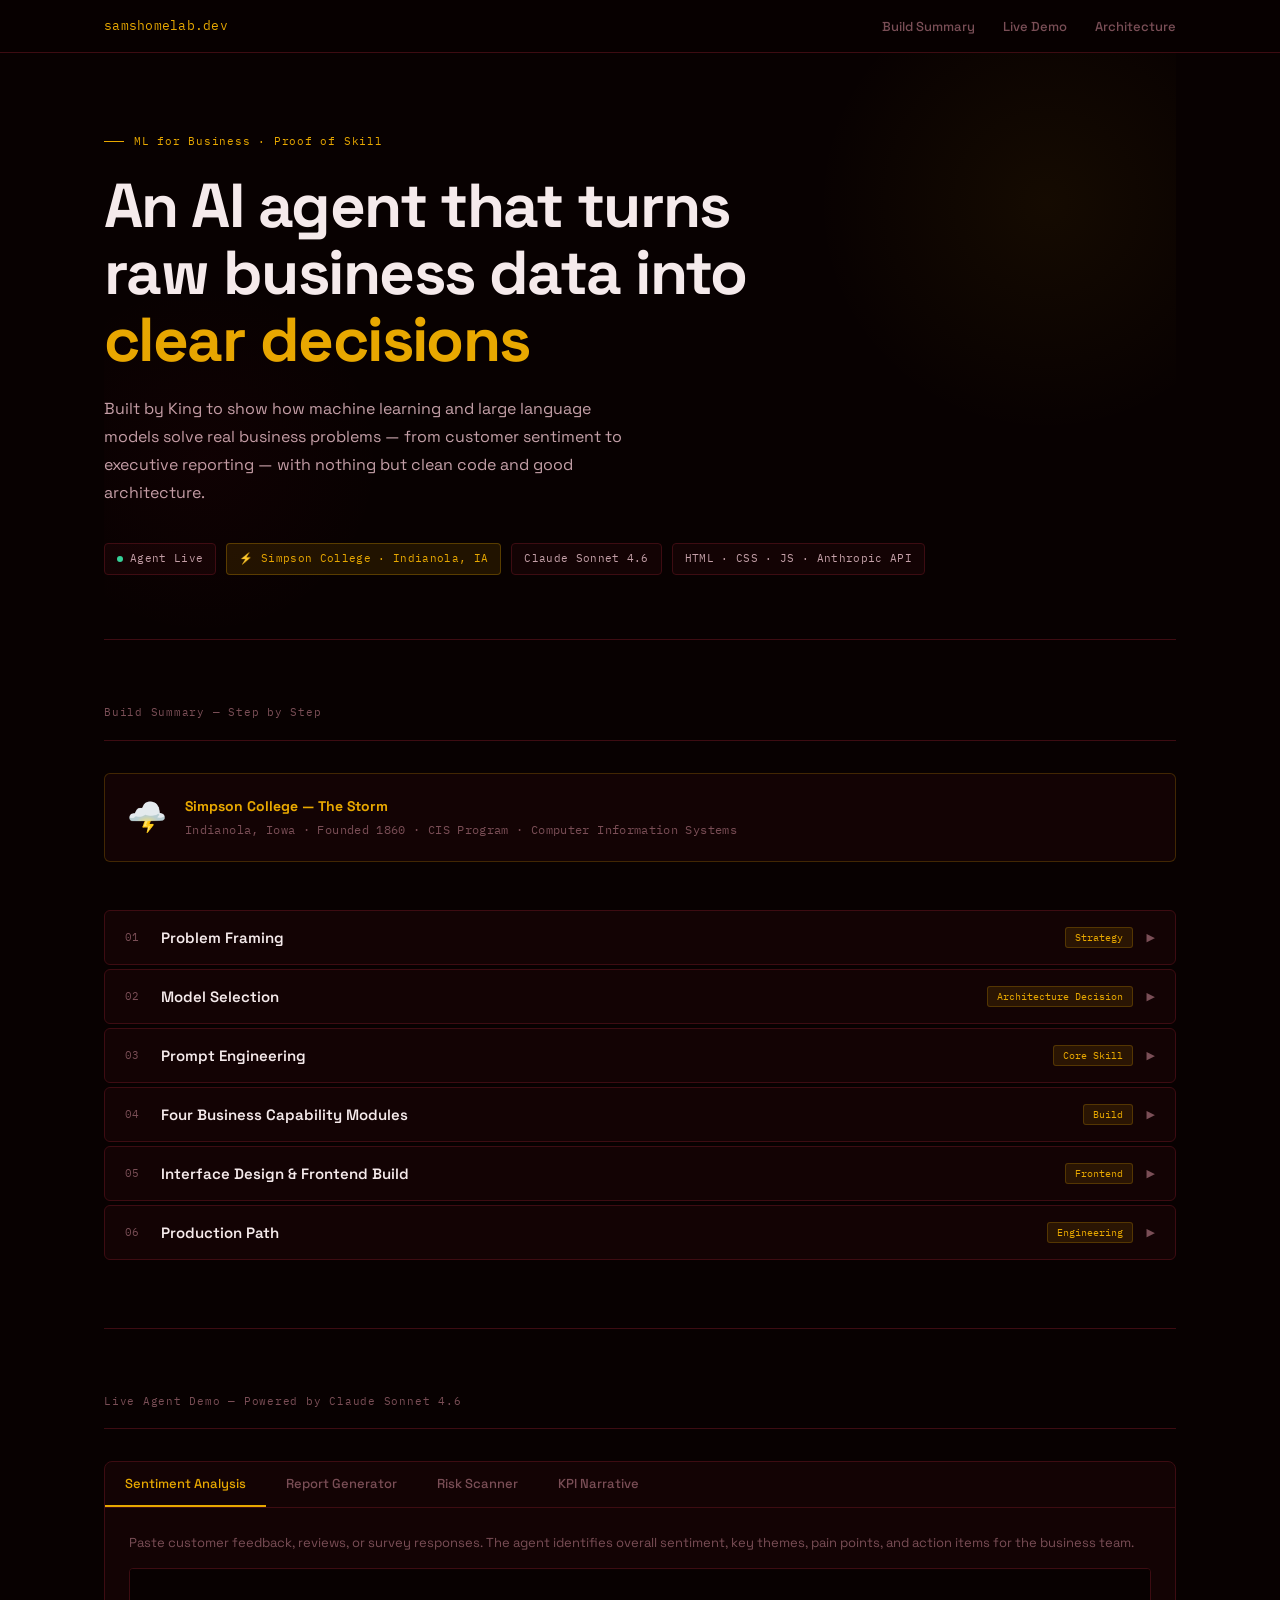
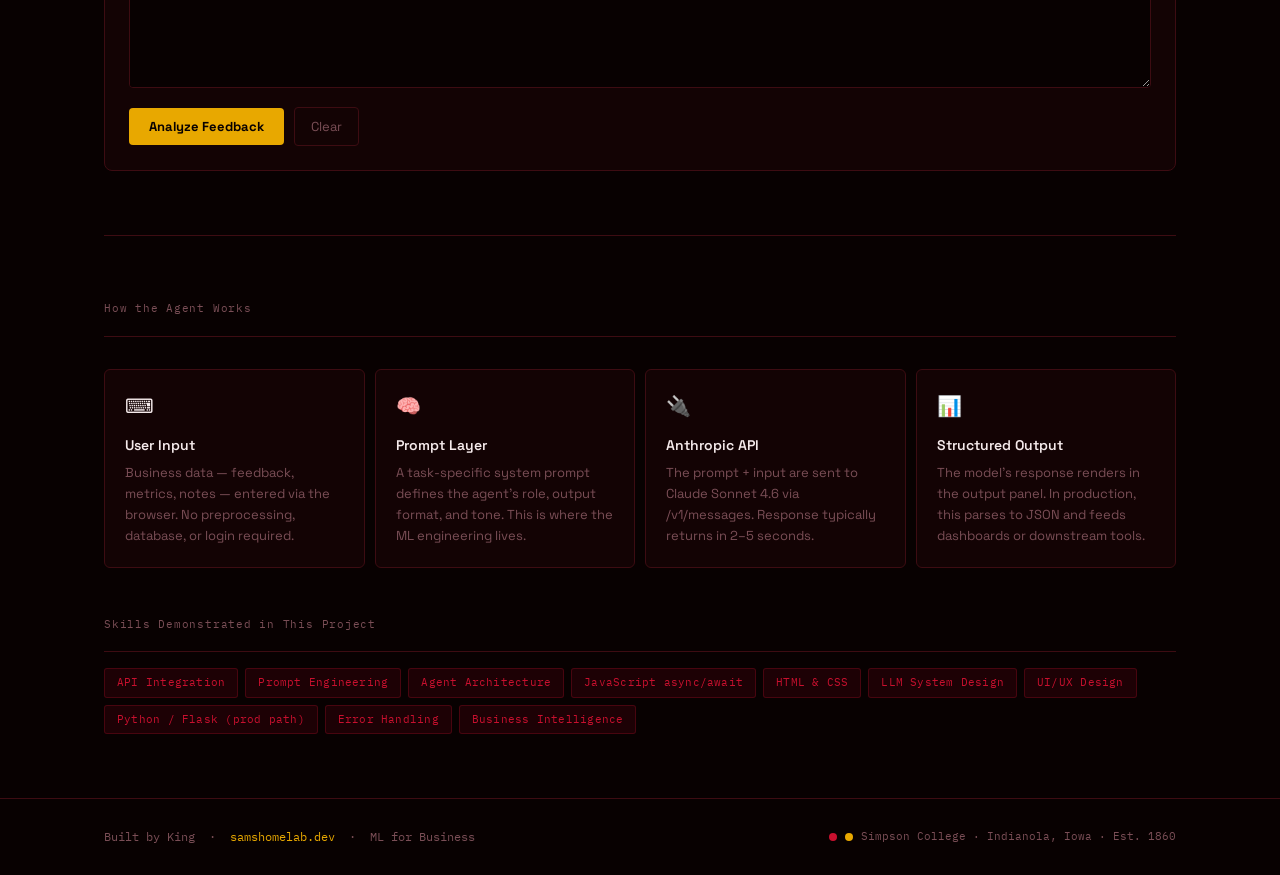
<file: ml-for-business/index.html>
<!DOCTYPE html>
<html lang="en">
<head>
  <meta charset="UTF-8">
  <meta name="viewport" content="width=device-width, initial-scale=1, viewport-fit=cover">
  <title>ML for Business — samshomelab.dev</title>
  <link rel="preconnect" href="https://fonts.googleapis.com">
  <link rel="preconnect" href="https://fonts.gstatic.com" crossorigin>
  <link href="https://fonts.googleapis.com/css2?family=Space+Grotesk:wght@300;400;500;600;700&family=IBM+Plex+Mono:ital,wght@0,400;0,500;1,400&display=swap" rel="stylesheet">
  <style>
    /* ── Simpson College: Red #C8102E · Gold #E8A800 ── */
    :root {
      --bg:       #080101;
      --s1:       #130304;
      --s2:       #1C0507;
      --s3:       #25080B;
      --border:   #3D0C12;
      --border2:  #5E1720;
      --gold:     #E8A800;
      --gold-d:   rgba(232,168,0,0.11);
      --red:      #C8102E;
      --red-d:    rgba(200,16,46,0.11);
      --green:    #34D399;
      --amber:    #FBBF24;
      --err:      #F87171;
      --t1:       #F5EAEB;
      --t2:       #C4A0A8;
      --t3:       #7A4E56;
      --font-d:   'Space Grotesk', system-ui, sans-serif;
      --font-m:   'IBM Plex Mono', 'Courier New', monospace;
    }

    *, *::before, *::after { box-sizing: border-box; margin: 0; padding: 0; }

    html {
      scroll-behavior: smooth;
      scroll-padding-top: env(safe-area-inset-top, 0px);
    }

    body {
      background: var(--bg);
      color: var(--t1);
      font-family: var(--font-d);
      line-height: 1.6;
      min-height: 100vh;
      padding-top: env(safe-area-inset-top, 0px);
      padding-bottom: env(safe-area-inset-bottom, 0px);
    }

    /* ─── Nav ─── */
    nav {
      position: sticky;
      top: env(safe-area-inset-top, 0px);
      z-index: 100;
      background: rgba(8,1,1,0.92);
      backdrop-filter: blur(14px);
      border-bottom: 1px solid var(--border);
    }
    .nav-inner {
      max-width: 1120px;
      margin: 0 auto;
      padding: 0 24px;
      height: 52px;
      display: flex;
      align-items: center;
      justify-content: space-between;
    }
    .nav-brand {
      font-family: var(--font-m);
      font-size: 13px;
      color: var(--gold);
      text-decoration: none;
      letter-spacing: 0.02em;
    }
    .nav-links {
      list-style: none;
      display: flex;
      gap: 28px;
    }
    .nav-links a {
      font-size: 13px;
      font-weight: 500;
      color: var(--t3);
      text-decoration: none;
      transition: color 0.18s;
    }
    .nav-links a:hover { color: var(--t1); }

    /* ─── Container ─── */
    .wrap { max-width: 1120px; margin: 0 auto; padding: 0 24px; }

    /* ─── Hero ─── */
    .hero {
      padding: 80px 0 64px;
      position: relative;
      overflow: hidden;
    }
    .hero::after {
      content: '';
      position: absolute;
      top: -100px;
      right: -120px;
      width: 500px;
      height: 500px;
      background: radial-gradient(circle, rgba(232,168,0,0.06) 0%, transparent 65%);
      pointer-events: none;
    }
    .hero::before {
      content: '';
      position: absolute;
      bottom: 0;
      left: -80px;
      width: 360px;
      height: 360px;
      background: radial-gradient(circle, rgba(200,16,46,0.04) 0%, transparent 70%);
      pointer-events: none;
    }
    .eyebrow {
      display: flex;
      align-items: center;
      gap: 10px;
      font-family: var(--font-m);
      font-size: 11px;
      color: var(--gold);
      letter-spacing: 0.07em;
      margin-bottom: 22px;
    }
    .eyebrow::before {
      content: '';
      display: block;
      width: 20px;
      height: 1px;
      background: var(--gold);
    }
    h1 {
      font-size: clamp(34px, 6vw, 62px);
      font-weight: 700;
      letter-spacing: -0.025em;
      line-height: 1.08;
      max-width: 820px;
      margin-bottom: 22px;
    }
    h1 em {
      font-style: normal;
      color: var(--gold);
    }
    .hero-sub {
      font-size: 16px;
      color: var(--t2);
      max-width: 540px;
      line-height: 1.75;
      margin-bottom: 36px;
      font-weight: 400;
    }
    .chips {
      display: flex;
      gap: 10px;
      flex-wrap: wrap;
    }
    .chip {
      display: inline-flex;
      align-items: center;
      gap: 7px;
      font-family: var(--font-m);
      font-size: 11px;
      color: var(--t2);
      background: var(--s1);
      border: 1px solid var(--border);
      padding: 6px 12px;
      border-radius: 4px;
      letter-spacing: 0.03em;
    }
    .chip-school {
      color: var(--gold);
      border-color: rgba(232,168,0,0.28);
      background: var(--gold-d);
    }
    .dot {
      width: 6px;
      height: 6px;
      border-radius: 50%;
      background: var(--green);
      animation: blink 2.4s ease-in-out infinite;
    }
    @keyframes blink {
      0%,100% { opacity: 1; }
      50%      { opacity: 0.3; }
    }

    /* ─── Section Rule ─── */
    .rule { border: none; border-top: 1px solid var(--border); }

    /* ─── Section shell ─── */
    .section { padding: 64px 0; }
    .section-label {
      font-family: var(--font-m);
      font-size: 11px;
      color: var(--t3);
      letter-spacing: 0.07em;
      padding-bottom: 18px;
      border-bottom: 1px solid var(--border);
      margin-bottom: 32px;
    }

    /* ─── Steps accordion ─── */
    .step {
      border: 1px solid var(--border);
      border-radius: 6px;
      margin-bottom: 4px;
      overflow: hidden;
      transition: border-color 0.18s;
      background: var(--s1);
    }
    .step:hover { border-color: var(--border2); }
    .step.open  { border-color: var(--border2); }

    .step-hd {
      width: 100%;
      display: flex;
      align-items: center;
      gap: 14px;
      padding: 16px 20px;
      background: none;
      border: none;
      cursor: pointer;
      text-align: left;
      color: var(--t1);
      font-family: var(--font-d);
    }
    .step-num {
      font-family: var(--font-m);
      font-size: 11px;
      color: var(--t3);
      min-width: 22px;
    }
    .step-name { flex: 1; font-size: 15px; font-weight: 600; }
    .step-badge {
      font-family: var(--font-m);
      font-size: 10px;
      padding: 3px 9px;
      border-radius: 3px;
      background: var(--gold-d);
      color: var(--gold);
      border: 1px solid rgba(232,168,0,0.22);
      white-space: nowrap;
    }
    .step-arr {
      font-size: 11px;
      color: var(--t3);
      transition: transform 0.18s;
    }
    .step.open .step-arr { transform: rotate(90deg); }

    .step-bd {
      display: none;
      padding: 4px 20px 20px;
      border-top: 1px solid var(--border);
    }
    .step.open .step-bd { display: block; }
    .step-bd p {
      font-size: 14px;
      color: var(--t2);
      line-height: 1.75;
      margin-top: 14px;
    }
    .step-bd p + p { margin-top: 10px; }

    pre.cb {
      margin-top: 14px;
      background: var(--bg);
      border: 1px solid var(--border);
      border-radius: 4px;
      padding: 14px 16px;
      font-family: var(--font-m);
      font-size: 12px;
      color: var(--t2);
      line-height: 1.65;
      overflow-x: auto;
      white-space: pre;
    }
    pre.cb .kw  { color: var(--gold); }
    pre.cb .str { color: #86efac; }
    pre.cb .cm  { color: var(--t3); }

    /* ─── Demo panel ─── */
    .panel {
      background: var(--s1);
      border: 1px solid var(--border);
      border-radius: 8px;
      overflow: hidden;
    }
    .tabs {
      display: flex;
      border-bottom: 1px solid var(--border);
      overflow-x: auto;
    }
    .tab-btn {
      padding: 13px 20px;
      font-size: 13px;
      font-weight: 500;
      color: var(--t3);
      background: none;
      border: none;
      border-bottom: 2px solid transparent;
      cursor: pointer;
      white-space: nowrap;
      font-family: var(--font-d);
      transition: color 0.15s, border-color 0.15s;
    }
    .tab-btn:hover { color: var(--t2); }
    .tab-btn.on {
      color: var(--gold);
      border-bottom-color: var(--gold);
    }

    .tab-pane { display: none; padding: 24px; }
    .tab-pane.on { display: block; }

    .pane-desc {
      font-size: 13px;
      color: var(--t3);
      line-height: 1.65;
      margin-bottom: 14px;
    }

    textarea.inp {
      width: 100%;
      min-height: 120px;
      background: var(--bg);
      border: 1px solid var(--border);
      border-radius: 4px;
      color: var(--t1);
      font-family: var(--font-d);
      font-size: 14px;
      padding: 12px 14px;
      resize: vertical;
      line-height: 1.65;
      transition: border-color 0.18s;
    }
    textarea.inp:focus { outline: none; border-color: var(--gold); }
    textarea.inp::placeholder { color: var(--t3); }

    .pane-row {
      display: flex;
      align-items: center;
      gap: 10px;
      margin-top: 12px;
      flex-wrap: wrap;
    }
    .btn-run {
      background: var(--gold);
      color: #080101;
      border: none;
      padding: 10px 20px;
      border-radius: 4px;
      font-family: var(--font-d);
      font-size: 13px;
      font-weight: 700;
      cursor: pointer;
      transition: opacity 0.15s;
      white-space: nowrap;
    }
    .btn-run:hover:not(:disabled) { opacity: 0.82; }
    .btn-run:disabled { opacity: 0.38; cursor: not-allowed; }

    .btn-clr {
      background: transparent;
      color: var(--t3);
      border: 1px solid var(--border);
      padding: 10px 16px;
      border-radius: 4px;
      font-family: var(--font-d);
      font-size: 13px;
      cursor: pointer;
      transition: color 0.15s, border-color 0.15s;
    }
    .btn-clr:hover { color: var(--t1); border-color: var(--border2); }

    .pane-status {
      font-family: var(--font-m);
      font-size: 11px;
      color: var(--t3);
      margin-left: auto;
    }

    .out-box {
      display: none;
      margin-top: 18px;
      background: var(--bg);
      border: 1px solid var(--border);
      border-radius: 4px;
      overflow: hidden;
    }
    .out-box.show { display: block; }
    .out-hd {
      display: flex;
      align-items: center;
      justify-content: space-between;
      padding: 10px 14px;
      border-bottom: 1px solid var(--border);
    }
    .out-label {
      font-family: var(--font-m);
      font-size: 11px;
      color: var(--gold);
      letter-spacing: 0.04em;
    }
    .out-time {
      font-family: var(--font-m);
      font-size: 10px;
      color: var(--t3);
    }
    .out-body {
      padding: 14px;
      font-size: 14px;
      color: var(--t2);
      line-height: 1.75;
      white-space: pre-wrap;
      min-height: 60px;
    }
    .out-body strong { color: var(--t1); font-weight: 600; }

    .spin {
      display: inline-flex;
      gap: 4px;
      align-items: center;
    }
    .spin span {
      width: 5px;
      height: 5px;
      border-radius: 50%;
      background: var(--gold);
      animation: bounce 1.3s ease-in-out infinite;
    }
    .spin span:nth-child(2) { animation-delay: 0.22s; }
    .spin span:nth-child(3) { animation-delay: 0.44s; }
    @keyframes bounce {
      0%,80%,100% { transform: scale(0.6); opacity: 0.35; }
      40%          { transform: scale(1);   opacity: 1; }
    }

    .out-err { color: var(--err); font-family: var(--font-m); font-size: 12px; }

    /* ─── Architecture cards ─── */
    .arch-grid {
      display: grid;
      grid-template-columns: repeat(auto-fit, minmax(210px, 1fr));
      gap: 10px;
    }
    .arch-card {
      background: var(--s1);
      border: 1px solid var(--border);
      border-radius: 6px;
      padding: 20px;
    }
    .arch-icon { font-size: 20px; margin-bottom: 12px; display: block; }
    .arch-card h3 { font-size: 14px; font-weight: 600; margin-bottom: 7px; }
    .arch-card p  { font-size: 13px; color: var(--t3); line-height: 1.6; }

    /* ─── School banner ─── */
    .school-banner {
      background: var(--s1);
      border: 1px solid rgba(232,168,0,0.22);
      border-radius: 6px;
      padding: 18px 22px;
      display: flex;
      align-items: center;
      gap: 18px;
      margin-bottom: 48px;
    }
    .school-crest {
      font-size: 32px;
      flex-shrink: 0;
    }
    .school-info h3 {
      font-size: 14px;
      font-weight: 700;
      color: var(--gold);
      margin-bottom: 3px;
    }
    .school-info p {
      font-size: 12px;
      color: var(--t3);
      font-family: var(--font-m);
      letter-spacing: 0.03em;
    }

    /* ─── Skill badges ─── */
    .badge-wrap { display: flex; flex-wrap: wrap; gap: 7px; margin-top: 4px; }
    .badge {
      font-family: var(--font-m);
      font-size: 11px;
      color: var(--red);
      background: var(--red-d);
      border: 1px solid rgba(200,16,46,0.25);
      padding: 5px 12px;
      border-radius: 3px;
      letter-spacing: 0.02em;
    }

    /* ─── Footer ─── */
    footer {
      border-top: 1px solid var(--border);
      padding: 28px 0;
    }
    .footer-inner {
      max-width: 1120px;
      margin: 0 auto;
      padding: 0 24px;
      display: flex;
      align-items: center;
      justify-content: space-between;
      flex-wrap: wrap;
      gap: 12px;
    }
    footer p {
      font-family: var(--font-m);
      font-size: 12px;
      color: var(--t3);
    }
    footer a { color: var(--gold); text-decoration: none; }
    .footer-sc {
      font-family: var(--font-m);
      font-size: 11px;
      color: var(--t3);
      display: flex;
      align-items: center;
      gap: 8px;
    }
    .sc-dot {
      width: 8px;
      height: 8px;
      border-radius: 50%;
      background: var(--red);
      display: inline-block;
    }
    .sc-dot-gold {
      width: 8px;
      height: 8px;
      border-radius: 50%;
      background: var(--gold);
      display: inline-block;
    }

    /* ─── Responsive ─── */
    @media (max-width: 640px) {
      .hero { padding: 52px 0 44px; }
      .section { padding: 48px 0; }
      .nav-links { display: none; }
      h1 { letter-spacing: -0.018em; }
      .school-banner { flex-direction: column; align-items: flex-start; gap: 10px; }
    }
    @media (prefers-reduced-motion: reduce) {
      *, *::before, *::after {
        animation-duration: 0.01ms !important;
        transition-duration: 0.01ms !important;
      }
    }
  </style>
</head>
<body>

<!-- ═══ Nav ═══ -->
<nav>
  <div class="nav-inner">
    <a class="nav-brand" href="https://samshomelab.dev">samshomelab.dev</a>
    <ul class="nav-links">
      <li><a href="#summary">Build Summary</a></li>
      <li><a href="#demo">Live Demo</a></li>
      <li><a href="#arch">Architecture</a></li>
    </ul>
  </div>
</nav>

<div class="wrap">

  <!-- ═══ Hero ═══ -->
  <header class="hero">
    <div class="eyebrow">ML for Business · Proof of Skill</div>
    <h1>An AI agent that turns<br>raw business data into<br><em>clear decisions</em></h1>
    <p class="hero-sub">Built by King to show how machine learning and large language models solve real business problems — from customer sentiment to executive reporting — with nothing but clean code and good architecture.</p>
    <div class="chips">
      <div class="chip"><span class="dot"></span>Agent Live</div>
      <div class="chip chip-school">⚡ Simpson College · Indianola, IA</div>
      <div class="chip">Claude Sonnet 4.6</div>
      <div class="chip">HTML · CSS · JS · Anthropic API</div>
    </div>
  </header>

  <hr class="rule">

  <!-- ═══ Build Summary ═══ -->
  <section class="section" id="summary">
    <div class="section-label">Build Summary — Step by Step</div>

    <!-- Simpson College Context Banner -->
    <div class="school-banner">
      <div class="school-crest">🌩️</div>
      <div class="school-info">
        <h3>Simpson College — The Storm</h3>
        <p>Indianola, Iowa · Founded 1860 · CIS Program · Computer Information Systems</p>
      </div>
    </div>

    <div class="step">
      <button class="step-hd" onclick="tog(this)">
        <span class="step-num">01</span>
        <span class="step-name">Problem Framing</span>
        <span class="step-badge">Strategy</span>
        <span class="step-arr">▶</span>
      </button>
      <div class="step-bd">
        <p>Businesses generate enormous volumes of unstructured data — customer reviews, meeting notes, KPI sheets, market reports. Traditional ML requires labeled datasets, compute infrastructure, and training time. The insight driving this project: a pre-trained large language model handles language understanding out of the box. The engineering work becomes task definition and prompt architecture, not model training.</p>
        <p>This project demonstrates four core business ML capabilities that would otherwise require four separate models, four data pipelines, and months of labeled training data.</p>
      </div>
    </div>

    <div class="step">
      <button class="step-hd" onclick="tog(this)">
        <span class="step-num">02</span>
        <span class="step-name">Model Selection</span>
        <span class="step-badge">Architecture Decision</span>
        <span class="step-arr">▶</span>
      </button>
      <div class="step-bd">
        <p>Selected Claude Sonnet 4.6 via the Anthropic API. The decision to use an API-based LLM over a locally fine-tuned model (e.g., via Ollama) is a deliberate one: fine-tuning earns you specialization at the cost of setup and labeled data. For business NLP tasks — sentiment, summarization, structured report generation — a general-purpose LLM with good prompt engineering outperforms a naive fine-tuned model and ships in an afternoon.</p>
        <pre class="cb"><span class="cm">// Core API call pattern used throughout this project</span>
<span class="kw">const</span> response = <span class="kw">await</span> fetch(<span class="str">"https://api.anthropic.com/v1/messages"</span>, {
  method: <span class="str">"POST"</span>,
  headers: { <span class="str">"Content-Type"</span>: <span class="str">"application/json"</span> },
  body: JSON.stringify({
    model:      <span class="str">"claude-sonnet-4-6"</span>,
    max_tokens: 1000,
    system:     systemPrompt,  <span class="cm">// task-specific role & output format</span>
    messages:   [{ role: <span class="str">"user"</span>, content: userInput }]
  })
});</pre>
      </div>
    </div>

    <div class="step">
      <button class="step-hd" onclick="tog(this)">
        <span class="step-num">03</span>
        <span class="step-name">Prompt Engineering</span>
        <span class="step-badge">Core Skill</span>
        <span class="step-arr">▶</span>
      </button>
      <div class="step-bd">
        <p>Each business capability is powered by a dedicated system prompt. This is the real engineering work in an LLM-based system: scoping the agent's role, defining input expectations, and specifying the output structure. A well-engineered prompt produces consistent, structured outputs without any model training or labeled data.</p>
        <pre class="cb"><span class="cm">// Sentiment analyzer — system prompt architecture</span>
<span class="str">"You are a business intelligence agent.
Given customer feedback, return a structured report:

SENTIMENT SCORE: [Positive/Neutral/Negative] — [0–100]
KEY THEMES: Top 3 themes, each with a brief note.
STRENGTHS: What is working from the customer's perspective.
PAIN POINTS: Sources of friction or frustration.
RECOMMENDED ACTIONS: 3 concrete steps for the business team.

Be specific. Write for a stakeholder presentation."</span></pre>
      </div>
    </div>

    <div class="step">
      <button class="step-hd" onclick="tog(this)">
        <span class="step-num">04</span>
        <span class="step-name">Four Business Capability Modules</span>
        <span class="step-badge">Build</span>
        <span class="step-arr">▶</span>
      </button>
      <div class="step-bd">
        <p>Built four independent modules targeting the most common business ML use cases. Each module has its own system prompt, example inputs, and interface panel. They share one API integration layer — demonstrating that a single well-architected LLM integration can power multiple specialized business functions.</p>
        <p><strong>Sentiment Analysis</strong> — customer feedback → scored sentiment, themes, action items<br>
        <strong>Report Generator</strong> — raw data/notes → structured executive summary<br>
        <strong>Risk Scanner</strong> — business scenario → risk rating, risks, opportunities<br>
        <strong>KPI Narrative</strong> — raw metrics → plain-English story for stakeholders</p>
      </div>
    </div>

    <div class="step">
      <button class="step-hd" onclick="tog(this)">
        <span class="step-num">05</span>
        <span class="step-name">Interface Design &amp; Frontend Build</span>
        <span class="step-badge">Frontend</span>
        <span class="step-arr">▶</span>
      </button>
      <div class="step-bd">
        <p>Built zero-dependency — HTML, CSS, vanilla JavaScript. Tabbed navigation, async API calls with loading states, live error handling, and full mobile responsiveness. No framework needed at this scope. Styled in Simpson College's official Red and Gold to make it feel like a project that belongs here — the color palette reflects my school and my home.</p>
        <p>State is managed in plain JS. Each capability runs independently, preserving inputs and outputs across tab switches.</p>
      </div>
    </div>

    <div class="step">
      <button class="step-hd" onclick="tog(this)">
        <span class="step-num">06</span>
        <span class="step-name">Production Path</span>
        <span class="step-badge">Engineering</span>
        <span class="step-arr">▶</span>
      </button>
      <div class="step-bd">
        <p>This demo calls the API client-side for portability. A production deployment would move the API call server-side to protect credentials, add response caching for repeated queries, implement per-user rate limiting, and connect the agent to real data sources — databases, CRMs, or internal APIs.</p>
        <pre class="cb"><span class="cm"># Production Flask proxy — API key stays server-side</span>
<span class="kw">from</span> flask <span class="kw">import</span> Flask, request, jsonify
<span class="kw">import</span> anthropic, os

app    = Flask(__name__)
client = anthropic.Anthropic(api_key=os.environ[<span class="str">"ANTHROPIC_KEY"</span>])

<span class="kw">@app</span>.route(<span class="str">"/api/analyze"</span>, methods=[<span class="str">"POST"</span>])
<span class="kw">def</span> analyze():
    data = request.json
    msg  = client.messages.create(
        model=<span class="str">"claude-sonnet-4-6"</span>,
        max_tokens=1000,
        system=data[<span class="str">"system"</span>],
        messages=[{<span class="str">"role"</span>: <span class="str">"user"</span>, <span class="str">"content"</span>: data[<span class="str">"input"</span>]}]
    )
    <span class="kw">return</span> jsonify({ <span class="str">"result"</span>: msg.content[0].text })</pre>
      </div>
    </div>

  </section>

  <hr class="rule">

  <!-- ═══ Live Demo ═══ -->
  <section class="section" id="demo">
    <div class="section-label">Live Agent Demo — Powered by Claude Sonnet 4.6</div>

    <div class="panel">
      <div class="tabs">
        <button class="tab-btn on"  onclick="tab(this,'sentiment')">Sentiment Analysis</button>
        <button class="tab-btn"     onclick="tab(this,'report')">Report Generator</button>
        <button class="tab-btn"     onclick="tab(this,'risk')">Risk Scanner</button>
        <button class="tab-btn"     onclick="tab(this,'kpi')">KPI Narrative</button>
      </div>

      <!-- ── Sentiment ── -->
      <div class="tab-pane on" id="tp-sentiment">
        <p class="pane-desc">Paste customer feedback, reviews, or survey responses. The agent identifies overall sentiment, key themes, pain points, and action items for the business team.</p>
        <textarea class="inp" id="in-sentiment" placeholder="Paste customer feedback here…

Example: 'The onboarding was smooth and the dashboard is intuitive, but response times from support have been really frustrating. We had an outage last week that took 4 hours to resolve with no communication from the team whatsoever. The product itself is great but we are reconsidering the renewal because of support.'"></textarea>
        <div class="pane-row">
          <button class="btn-run" onclick="run('sentiment')">Analyze Feedback</button>
          <button class="btn-clr" onclick="clr('sentiment')">Clear</button>
          <span class="pane-status" id="st-sentiment"></span>
        </div>
        <div class="out-box" id="ob-sentiment">
          <div class="out-hd">
            <span class="out-label">Sentiment Analysis</span>
            <span class="out-time" id="ot-sentiment"></span>
          </div>
          <div class="out-body" id="or-sentiment"></div>
        </div>
      </div>

      <!-- ── Report ── -->
      <div class="tab-pane" id="tp-report">
        <p class="pane-desc">Enter raw data points, bullet notes, or meeting minutes. The agent produces a polished executive business report ready for stakeholder review.</p>
        <textarea class="inp" id="in-report" placeholder="Enter raw data or notes…

Example: 'Q3 revenue: $2.1M (+12% YoY). Churn rate increased to 8.2% (up from 6.1%). Top performing region: Southeast (+23%). New enterprise deals: 4 signed, 3 pending. Product NPS: 41. Support tickets up 31% following new feature rollout. Engineering headcount: 12. Hiring freeze in effect.'"></textarea>
        <div class="pane-row">
          <button class="btn-run" onclick="run('report')">Generate Report</button>
          <button class="btn-clr" onclick="clr('report')">Clear</button>
          <span class="pane-status" id="st-report"></span>
        </div>
        <div class="out-box" id="ob-report">
          <div class="out-hd">
            <span class="out-label">Executive Report</span>
            <span class="out-time" id="ot-report"></span>
          </div>
          <div class="out-body" id="or-report"></div>
        </div>
      </div>

      <!-- ── Risk ── -->
      <div class="tab-pane" id="tp-risk">
        <p class="pane-desc">Describe a business scenario, strategic plan, or market situation. The agent surfaces key risks, rates severity, and identifies strategic opportunities.</p>
        <textarea class="inp" id="in-risk" placeholder="Describe the business scenario…

Example: 'We are a SaaS company in HR tech planning to expand from SMB to enterprise in 2025. We have 200 customers, ARR of $1.8M, and a 6-person sales team. No enterprise sales experience on the team. Our main competitor just raised $40M Series B and is hiring aggressively.'"></textarea>
        <div class="pane-row">
          <button class="btn-run" onclick="run('risk')">Scan for Risks &amp; Opportunities</button>
          <button class="btn-clr" onclick="clr('risk')">Clear</button>
          <span class="pane-status" id="st-risk"></span>
        </div>
        <div class="out-box" id="ob-risk">
          <div class="out-hd">
            <span class="out-label">Risk &amp; Opportunity Analysis</span>
            <span class="out-time" id="ot-risk"></span>
          </div>
          <div class="out-body" id="or-risk"></div>
        </div>
      </div>

      <!-- ── KPI ── -->
      <div class="tab-pane" id="tp-kpi">
        <p class="pane-desc">Paste a list of KPIs and metrics. The agent writes a plain-English narrative explaining what the numbers mean and where leadership should focus.</p>
        <textarea class="inp" id="in-kpi" placeholder="Enter your KPIs…

Example: 'DAU: 4,200 (-5% WoW). MAU: 28,000 (+8% MoM). Conversion rate: 3.1% (target: 4%). ARPU: $42. CAC: $180. LTV: $520. LTV:CAC ratio: 2.9. Churn: 2.8%. New feature adoption (dashboard v2): 38%. Support CSAT: 3.2/5.'"></textarea>
        <div class="pane-row">
          <button class="btn-run" onclick="run('kpi')">Narrate Metrics</button>
          <button class="btn-clr" onclick="clr('kpi')">Clear</button>
          <span class="pane-status" id="st-kpi"></span>
        </div>
        <div class="out-box" id="ob-kpi">
          <div class="out-hd">
            <span class="out-label">KPI Narrative</span>
            <span class="out-time" id="ot-kpi"></span>
          </div>
          <div class="out-body" id="or-kpi"></div>
        </div>
      </div>
    </div>
  </section>

  <hr class="rule">

  <!-- ═══ Architecture ═══ -->
  <section class="section" id="arch">
    <div class="section-label">How the Agent Works</div>
    <div class="arch-grid">
      <div class="arch-card">
        <span class="arch-icon">⌨️</span>
        <h3>User Input</h3>
        <p>Business data — feedback, metrics, notes — entered via the browser. No preprocessing, database, or login required.</p>
      </div>
      <div class="arch-card">
        <span class="arch-icon">🧠</span>
        <h3>Prompt Layer</h3>
        <p>A task-specific system prompt defines the agent's role, output format, and tone. This is where the ML engineering lives.</p>
      </div>
      <div class="arch-card">
        <span class="arch-icon">🔌</span>
        <h3>Anthropic API</h3>
        <p>The prompt + input are sent to Claude Sonnet 4.6 via /v1/messages. Response typically returns in 2–5 seconds.</p>
      </div>
      <div class="arch-card">
        <span class="arch-icon">📊</span>
        <h3>Structured Output</h3>
        <p>The model's response renders in the output panel. In production, this parses to JSON and feeds dashboards or downstream tools.</p>
      </div>
    </div>

    <div style="margin-top: 48px;">
      <div class="section-label" style="margin-bottom: 16px;">Skills Demonstrated in This Project</div>
      <div class="badge-wrap">
        <span class="badge">API Integration</span>
        <span class="badge">Prompt Engineering</span>
        <span class="badge">Agent Architecture</span>
        <span class="badge">JavaScript async/await</span>
        <span class="badge">HTML &amp; CSS</span>
        <span class="badge">LLM System Design</span>
        <span class="badge">UI/UX Design</span>
        <span class="badge">Python / Flask (prod path)</span>
        <span class="badge">Error Handling</span>
        <span class="badge">Business Intelligence</span>
      </div>
    </div>
  </section>

</div><!-- /wrap -->

<footer>
  <div class="footer-inner">
    <p>Built by King &nbsp;·&nbsp; <a href="https://samshomelab.dev">samshomelab.dev</a> &nbsp;·&nbsp; ML for Business</p>
    <div class="footer-sc">
      <span class="sc-dot"></span>
      <span class="sc-dot-gold"></span>
      Simpson College · Indianola, Iowa · Est. 1860
    </div>
  </div>
</footer>

<script>
/* ─── System prompts ─── */
const SP = {
  sentiment: `You are a business intelligence agent specializing in customer feedback analysis.
Given customer feedback, reviews, or survey responses, return a structured report using exactly these labeled sections:

SENTIMENT SCORE: [Positive / Neutral / Negative] — [score 0–100, where 100 = most positive]
KEY THEMES: List the top 3 themes identified, each with one sentence of context.
STRENGTHS: What is working well, from the customer's perspective.
PAIN POINTS: Sources of friction or frustration.
RECOMMENDED ACTIONS: 3 concrete, numbered steps the business team should take.

Be specific and grounded in the text. Write for a stakeholder presentation.`,

  report: `You are an executive reporting agent.
Given raw business data, bullet notes, or meeting minutes, produce a polished executive business report using exactly these sections:

EXECUTIVE SUMMARY: 2–3 sentences capturing overall business position.
KEY WINS: What is performing well, with specific numbers where available.
AREAS OF CONCERN: Risks or underperforming metrics, with brief context on why they matter.
TREND ANALYSIS: What patterns or trajectories the data suggests.
RECOMMENDED PRIORITIES: 3 numbered priorities for the next period.

Write in professional business prose. Format for a C-suite audience — clear, concise, actionable.`,

  risk: `You are a strategic business analyst.
Given a business scenario or strategic plan, return a Risk & Opportunity Analysis using exactly these sections:

EXECUTIVE RISK RATING: [Low / Medium / High / Critical] — one sentence justification.
TOP RISKS: 4 specific risks, each with a likelihood rating (Low/Med/High) and one-sentence impact statement.
KEY OPPORTUNITIES: 3 opportunities this scenario creates, with brief reasoning.
COMPETITIVE CONSIDERATIONS: Relevant competitive dynamics worth watching.
RECOMMENDED MOVES: 3 strategic actions to mitigate the top risks and capture the best opportunity.

Ground every point in the specifics provided. Avoid generic advice.`,

  kpi: `You are a KPI narrative specialist.
Given a set of business metrics, write a clear, plain-English narrative that helps a non-technical stakeholder understand what the numbers mean — using exactly these sections:

HEADLINE: One sentence capturing the overall signal from the data.
WHAT'S WORKING: Which metrics are strong and why it matters to the business.
WHAT NEEDS ATTENTION: Which metrics are concerning and what they signal about the business.
THE STORY: A 3–4 sentence narrative connecting the metrics into a coherent picture of where this business stands right now.
FOCUS: The single most important metric or trend to address in the next 30 days, and a specific suggested action.

Write for clarity over complexity. The goal is insight.`
};

/* ─── Tab switching ─── */
function tab(btn, id) {
  document.querySelectorAll('.tab-btn').forEach(b => b.classList.remove('on'));
  document.querySelectorAll('.tab-pane').forEach(p => p.classList.remove('on'));
  btn.classList.add('on');
  document.getElementById('tp-' + id).classList.add('on');
}

/* ─── Step accordion ─── */
function tog(btn) {
  const step = btn.closest('.step');
  const wasOpen = step.classList.contains('open');
  document.querySelectorAll('.step.open').forEach(s => s.classList.remove('open'));
  if (!wasOpen) step.classList.add('open');
}

/* ─── Run agent ─── */
async function run(cap) {
  const input = document.getElementById('in-' + cap).value.trim();
  if (!input) { setst(cap, 'Enter some text first.'); return; }

  const ob  = document.getElementById('ob-' + cap);
  const or_ = document.getElementById('or-' + cap);
  const ot  = document.getElementById('ot-' + cap);
  const st  = document.getElementById('st-' + cap);
  const btn = document.querySelector(`#tp-${cap} .btn-run`);

  btn.disabled = true;
  st.textContent = 'Running…';
  ob.classList.add('show');
  or_.innerHTML = '<div class="spin"><span></span><span></span><span></span></div>';
  ot.textContent = '';

  const t0 = Date.now();
  try {
    const res = await fetch('https://api.anthropic.com/v1/messages', {
      method: 'POST',
      headers: { 'Content-Type': 'application/json' },
      body: JSON.stringify({
        model: 'claude-sonnet-4-6',
        max_tokens: 1000,
        system: SP[cap],
        messages: [{ role: 'user', content: input }]
      })
    });

    if (!res.ok) {
      const e = await res.json().catch(() => ({}));
      throw new Error(e.error?.message || `HTTP ${res.status}`);
    }

    const data = await res.json();
    const text = data.content?.[0]?.text || 'No response.';
    const secs = ((Date.now() - t0) / 1000).toFixed(1);

    const html = text
      .replace(/&/g,'&amp;').replace(/</g,'&lt;').replace(/>/g,'&gt;')
      .replace(/^([A-Z][A-Z &amp;:]+):/gm, '<strong>$1:</strong>')
      .replace(/\n/g, '<br>');

    or_.innerHTML = html;
    ot.textContent = secs + 's';
    st.textContent = 'Done';
    setTimeout(() => { st.textContent = ''; }, 2500);

  } catch (err) {
    or_.innerHTML = `<span class="out-err">Error: ${err.message}</span>`;
    st.textContent = 'Failed';
  } finally {
    btn.disabled = false;
  }
}

/* ─── Clear ─── */
function clr(cap) {
  document.getElementById('in-' + cap).value = '';
  document.getElementById('ob-' + cap).classList.remove('show');
  document.getElementById('st-' + cap).textContent = '';
}

function setst(cap, msg) {
  const el = document.getElementById('st-' + cap);
  el.textContent = msg;
  setTimeout(() => { el.textContent = ''; }, 2500);
}
</script>
</body>
</html>
</file>
